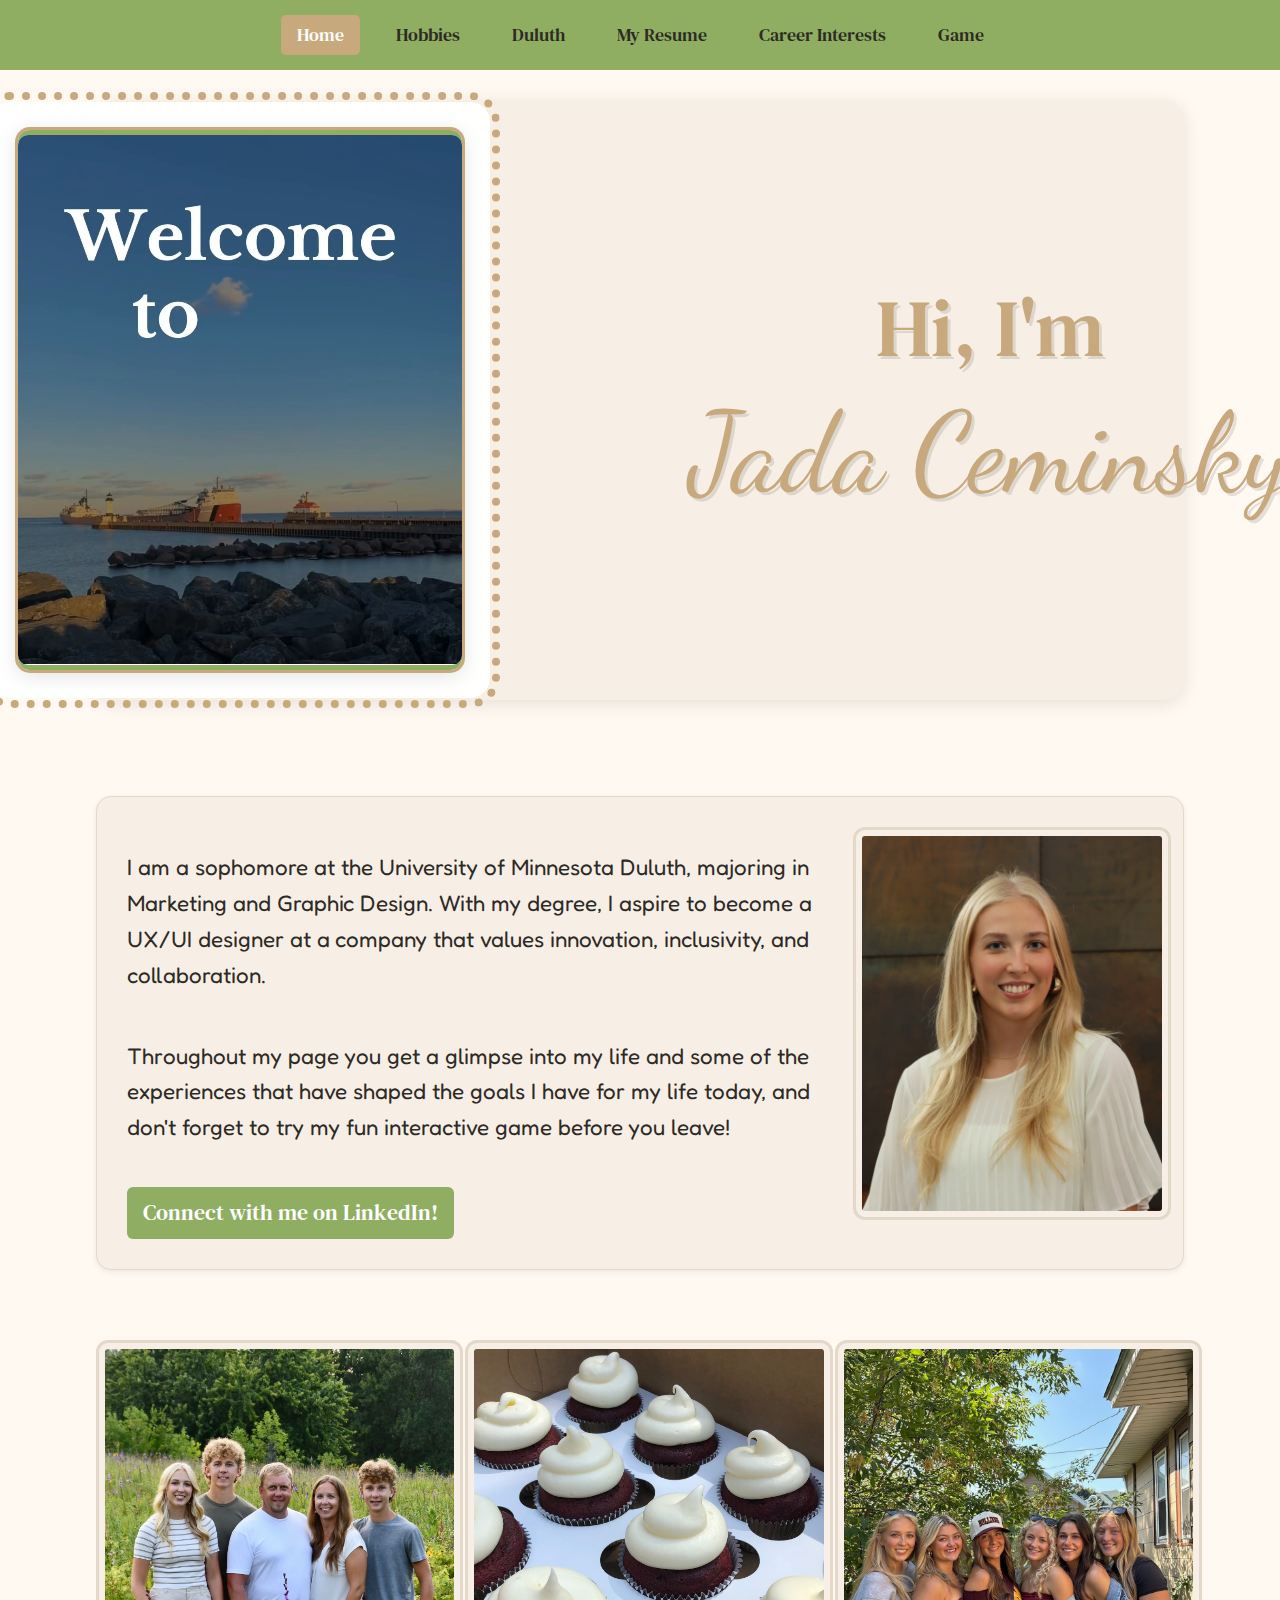
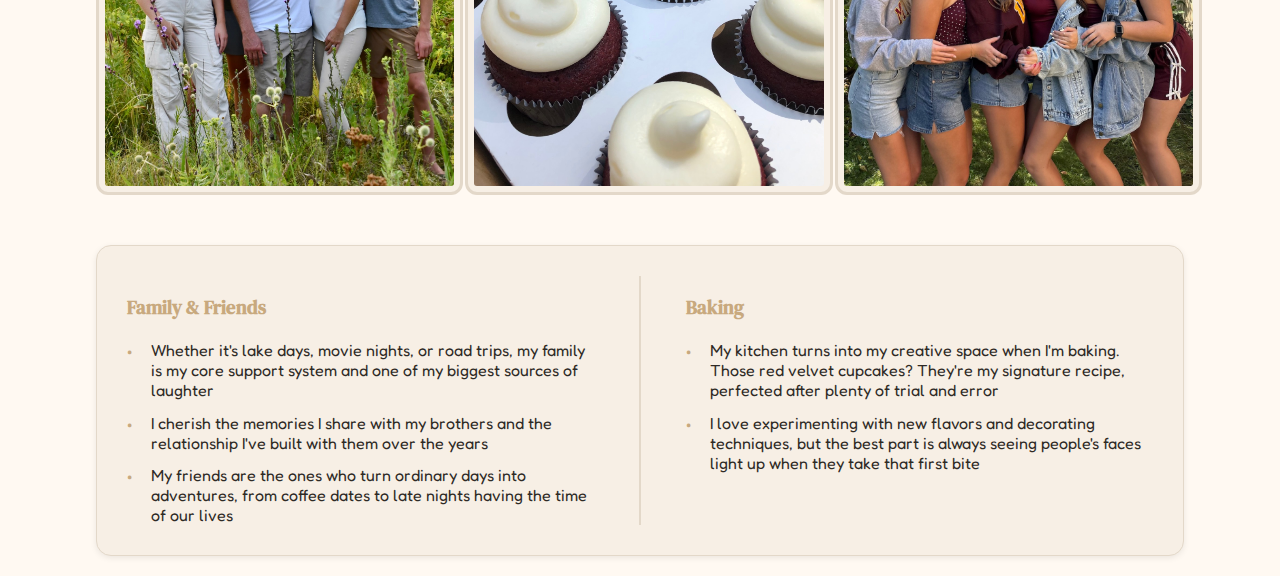
<file: index.html>
<!DOCTYPE html>
<html lang="en">
<head>
    <meta charset="UTF-8">
    <meta name="viewport" content="width=device-width, initial-scale=1.0">
    <title>Home Page</title>
    <link href="https://fonts.googleapis.com/css2?family=DM+Serif+Text&display=swap" rel="stylesheet">
    <link href="https://fonts.googleapis.com/css2?family=Fredoka:wght@300..700&display=swap" rel="stylesheet">
    <link href="https://fonts.googleapis.com/css2?family=Dancing+Script:wght@500&display=swap" rel="stylesheet">
    <link rel="stylesheet" href="CSS/styles.css">
    <style>
        body {
            margin: 0;
            padding: 0;
            min-height: 100vh;
            background-color: var(--color-bg);
            font-family: 'Fredoka', sans-serif;
        }
        
        /* Reset any existing rotate animation */
        .welcome-video-container::after {
            animation: none !important;
        }



        .nav-bar {
            width: 100%;
            padding: 15px 0;
            position: fixed;
            top: 0;
            left: 0;
            z-index: 1000;
            display: flex;
            justify-content: center;
        }

        .nav-container {
            display: flex;
            gap: 20px;
            max-width: 1200px;
            width: 100%;
            justify-content: center;
        }

        .nav-tab {
            text-decoration: none;
            padding: 8px 16px;
            border-radius: 5px;
            font-size: 1.1em;
            transition: background-color 0.3s, transform 0.2s;
            font-family: 'DM Serif Text', serif;
        }

        .nav-tab:hover {
            transform: translateY(-2px);
        }

        .main-content {
            margin-top: 80px;
            margin-left: 1in;
            margin-right: 1in;
        }

        .hero-banner {
            width: 100%;
            margin-top: 100px;
            height: 600px;
            position: relative;
            display: flex;
            justify-content: center;
            align-items: center;
            background-color: var(--color-surface);
            overflow: visible;
            border-radius: 20px;
            box-shadow: 0 4px 20px rgba(0, 0, 0, 0.1);
            padding: 40px;
            box-sizing: border-box;
        }

        .hero-text {
            display: flex;
            flex-direction: column;
            margin: 0;
            line-height: 1.2;
            color: var(--color-accent);
            text-align: center;
            font-family: 'Dancing Script', cursive;
            position: relative;
            transform: translateX(50px);
            animation: slideIn 1s ease-out forwards;
        }

        @keyframes slideIn {
            from {
                opacity: 0;
                transform: translateX(50px);
            }
            to {
                opacity: 1;
                transform: translateX(0);
            }
        }



        .hero-intro {
            font-size: 5em;
            margin: 0;
            color: var(--color-accent);
            text-shadow: 3px 3px 0px rgba(0, 0, 0, 0.1);
            font-family: 'DM Serif Text', serif;
        }

        .hero-fullname {
            font-size: 7em;
            margin: 10px 0 0 0;
            color: var(--color-accent);
            text-shadow: 3px 3px 0px rgba(0, 0, 0, 0.1);
            white-space: nowrap;
        }

        .welcome-video-container {
            width: 450px;
            height: 450px;
            flex-shrink: 0;
            position: relative;
            padding: 25px;
            background-color: rgba(255, 255, 255, 0.95);
            border-radius: 20px;
            transform: translateX(-50px);
            animation: slideInLeft 1s ease-out forwards;
        }

        @keyframes slideInLeft {
            from {
                opacity: 0;
                transform: translateX(-50px);
            }
            to {
                opacity: 1;
                transform: translateX(0);
            }
        }

        .welcome-video-container::after {
            content: '';
            position: absolute;
            top: -10px;
            left: -10px;
            right: -10px;
            bottom: -10px;
            border: 8px dotted var(--color-accent);
            border-radius: 30px;
            z-index: -1;
            animation: rotate 60s linear infinite;
        }

        @keyframes rotate {
            from {
                transform: rotate(0deg);
            }
            to {
                transform: rotate(360deg);
            }
        }

        .welcome-video-inner {
            border-radius: 15px;
            overflow: hidden;
            border: 3px solid var(--color-accent);
            box-shadow: 0 4px 20px rgba(0, 0, 0, 0.1);
            background-color: white;
            height: 100%;
        }

        .welcome-video {
            display: block;
            width: 100%;
            height: 100%;
            object-fit: cover;
        }

        .hero-banner-content {
            display: flex;
            align-items: center;
            justify-content: center;
            gap: 100px;
            max-width: 1600px;
            margin: 0 auto;
            padding: 60px;
            position: relative;
            z-index: 1;
        }

        @media (max-width: 1200px) {
            .hero-banner-content {
                gap: 40px;
                padding: 20px;
            }
        }

        @media (max-width: 900px) {
            .hero-banner-content {
                flex-direction: column;
                gap: 30px;
            }
            .welcome-video-container {
                width: 100%;
                max-width: 400px;
            }
        }

        .welcome-video-container {
            width: 450px;
            height: auto;
            flex-shrink: 0;
            position: relative;
            padding: 25px;
            background-color: rgba(255, 255, 255, 0.95);
            border-radius: 20px;
            transform: translateX(-50px);
            animation: slideInLeft 1s ease-out forwards;
        }

        @keyframes slideInLeft {
            from {
                opacity: 0;
                transform: translateX(-50px);
            }
            to {
                opacity: 1;
                transform: translateX(0);
            }
        }

        .welcome-video-container::after {
            content: '';
            position: absolute;
            top: -10px;
            left: -10px;
            right: -10px;
            bottom: -10px;
            border: 8px dotted var(--color-accent);
            border-radius: 30px;
            z-index: -1;
            animation: rotate 60s linear infinite;
        }

        @keyframes rotate {
            from {
                transform: rotate(0deg);
            }
            to {
                transform: rotate(360deg);
            }
        }

        .welcome-video-inner {
            border-radius: 15px;
            overflow: hidden;
            border: 3px solid var(--color-accent);
            box-shadow: 0 4px 20px rgba(0, 0, 0, 0.1);
            background-color: white;
            min-height: 300px;
            display: flex;
            align-items: center;
            justify-content: center;
        }

        .welcome-video-inner p {
            padding: 20px;
            text-align: center;
            color: var(--color-text);
        }

        .welcome-video {
            display: block;
            width: 100%;
            height: 100%;
            object-fit: contain;
            border: 5px solid var(--color-primary);
            border-radius: 15px;
            margin: 0;
            box-shadow: 0 4px 8px rgba(0, 0, 0, 0.1);
        }

        @media (max-width: 1200px) {
            .hero-name { font-size: 5em; }
            .hero-lastname { font-size: 4em; }
            .welcome-text { font-size: 3.5em; }
        }

        @media (max-width: 768px) {
            .hero-banner-content {
                flex-direction: column;
                gap: 20px;
            }
            .hero-name { font-size: 4em; }
            .hero-lastname { font-size: 3em; }
            .welcome-text { font-size: 2.5em; }
        }

        .intro-section {
            display: flex;
            flex-direction: column;
            gap: 30px;
            align-items: flex-start;
            margin-bottom: 40px;
            margin-top: 1in;
            padding: 30px;
            border-radius: 15px;
            background-color: var(--color-surface);
            border: 1px solid var(--color-border);
            box-shadow: 0 2px 6px rgba(0, 0, 0, 0.08);
        }

        .intro-content {
            display: flex;
            gap: 30px;
            align-items: flex-start;
            width: 100%;
        }

        .intro-text {
            flex: 1;
            font-size: 1.4em;
            line-height: 1.6;
            display: flex;
            flex-direction: column;
        }

        .intro-button-container {
            align-self: flex-start;
            margin-top: 20px;
        }

        @media (max-width: 800px) {
            .intro-content { flex-direction: column; }
            .intro-image { width: 100%; max-width: 300px; }
        }

        .intro-image {
            width: 300px;
            flex-shrink: 0;
        }

        .intro-image img {
            width: 100%;
            height: auto;
            background-color: var(--color-surface);
            border: 3px solid var(--color-border);
            border-radius: 12px;
            padding: 6px;
        }
        .linkedin-button {
            display: inline-block;
            padding: 8px 16px;
            background-color: var(--color-primary);
            color: #ffffff;
            text-decoration: none;
            border-radius: 6px;
            font-family: 'DM Serif Text', serif;
            font-size: 1em;
            transition: background-color 0.3s, transform 0.2s;
        }

        .linkedin-button:hover {
            background-color: var(--color-primary-dark);
            transform: translateY(-2px);
        }

        .photo-row {
            display: grid;
            grid-template-columns: repeat(3, 1fr);
            gap: 20px;
            padding: 30px 0;
        }

        .photo-row img {
            display: block;
            width: 100%;
            height: auto;
            background-color: var(--color-surface);
            border: 3px solid var(--color-border);
            border-radius: 12px;
            padding: 6px;
        }

        @media (max-width: 900px) {
            .photo-row { grid-template-columns: 1fr 1fr; }
        }
        @media (max-width: 600px) {
            .photo-row { grid-template-columns: 1fr; }
        }

        .content-section {
            padding: 30px;
            margin: 20px 0;
            background-color: var(--color-surface);
            border: 1px solid var(--color-border);
            border-radius: 15px;
            box-shadow: 0 2px 6px rgba(0, 0, 0, 0.08);
        }

        .content-flex {
            display: flex;
            gap: 30px;
        }

        .content-column {
            flex: 1;
        }

        .content-section p {
            font-size: 1.2em;
            line-height: 1.6;
            margin: 0;
            color: var(--color-text);
        }

        .content-divider {
            width: 2px;
            background-color: var(--color-border);
            margin: 0 15px;
            align-self: stretch;
        }

        .bullet-list {
            list-style: none;
            padding: 0;
            margin: 0;
        }

        .bullet-list li {
            position: relative;
            padding-left: 1.5em;
            margin-bottom: 0.8em;
        }

        .bullet-list li:before {
            content: "•";
            position: absolute;
            left: 0;
            color: var(--color-accent);
            font-size: 1.4em;
            line-height: 1;
        }

        .bullet-list li:last-child {
            margin-bottom: 0;
        }

        @media (max-width: 768px) {
            .content-flex {
                flex-direction: column;
            }
            .content-divider {
                width: 100%;
                height: 2px;
                margin: 15px 0;
            }
        }
    </style>
</head>
<body>
    <nav class="nav-bar">
        <div class="nav-container">
            <a href="index.html" class="nav-tab active">Home</a>
            <a href="hobbies.html" class="nav-tab">Hobbies</a>
            <a href="duluth.html" class="nav-tab">Duluth</a>
            <a href="resume.html" class="nav-tab">My Resume</a>
            <a href="career.html" class="nav-tab">Career Interests</a>
            <a href="game.html" class="nav-tab">Game</a>
        </div>
    </nav>
    <div class="main-content">
        <div class="hero-banner">
            <div class="hero-banner-content">
                <div class="welcome-video-container">
                    <div class="welcome-video-inner">
                        <video class="welcome-video" autoplay loop muted playsinline>
                            <source src="videos/welcome (1).mp4" type="video/mp4">
                            Your browser does not support the video tag.
                        </video>
                    </div>
                </div>
                <div class="hero-text">
                    <div class="hero-intro">Hi, I'm</div>
                    <div class="hero-fullname">Jada Ceminsky</div>
                </div>
            </div>
        </div>
        <div class="intro-section">
            <div class="intro-content">
                <div class="intro-text">
                    <p>I am a sophomore at the University of Minnesota Duluth, majoring in Marketing and Graphic Design. With my degree, I aspire to become a UX/UI designer at a company that values innovation, inclusivity, and collaboration.</p>
                    
                    <p>Throughout my page you get a glimpse into my life and some of the experiences that have shaped the goals I have for my life today, and don't forget to try my fun interactive game before you leave!</p>
                    
                    <div class="intro-button-container">
                        <a href="https://www.linkedin.com/in/jada-ceminsky" target="_blank" rel="noopener" class="linkedin-button">Connect with me on LinkedIn!</a>
                    </div>
                </div>
                <div class="intro-image">
                    <img src="images/headshot1.JPG" alt="Jada Ceminsky">
                </div>
            </div>
        </div>
        <div class="photo-row">
            <img src="images/FamilyPhoto.jpg" alt="FamilyPhoto">
            <img src="images/RedVelvetCupcakes.jpg" alt="RedVelvetCupcakes">
            <img src="images/FriendPhoto.jpg" alt="FriendPhoto">
        </div>
        <div class="content-section">
            <div class="content-flex">
                <div class="content-column">
                    <h3 style="color: var(--color-accent); font-family: 'DM Serif Text', serif; margin-bottom: 20px;">Family & Friends</h3>
                    <ul class="bullet-list">
                        <li>Whether it's lake days, movie nights, or road trips, my family is my core support system and one of my biggest sources of laughter</li>
                        <li>I cherish the memories I share with my brothers and the relationship I've built with them over the years</li>
                        <li>My friends are the ones who turn ordinary days into adventures, from coffee dates to late nights having the time of our lives</li>
                    </ul>
                </div>
                <div class="content-divider"></div>
                <div class="content-column">
                    <h3 style="color: var(--color-accent); font-family: 'DM Serif Text', serif; margin-bottom: 20px;">Baking</h3>
                    <ul class="bullet-list">
                        <li>My kitchen turns into my creative space when I'm baking. Those red velvet cupcakes? They're my signature recipe, perfected after plenty of trial and error</li>
                        <li>I love experimenting with new flavors and decorating techniques, but the best part is always seeing people's faces light up when they take that first bite</li>
                    </ul>
                </div>
            </div>
        </div>
    </div>
</body>
</html>
</file>
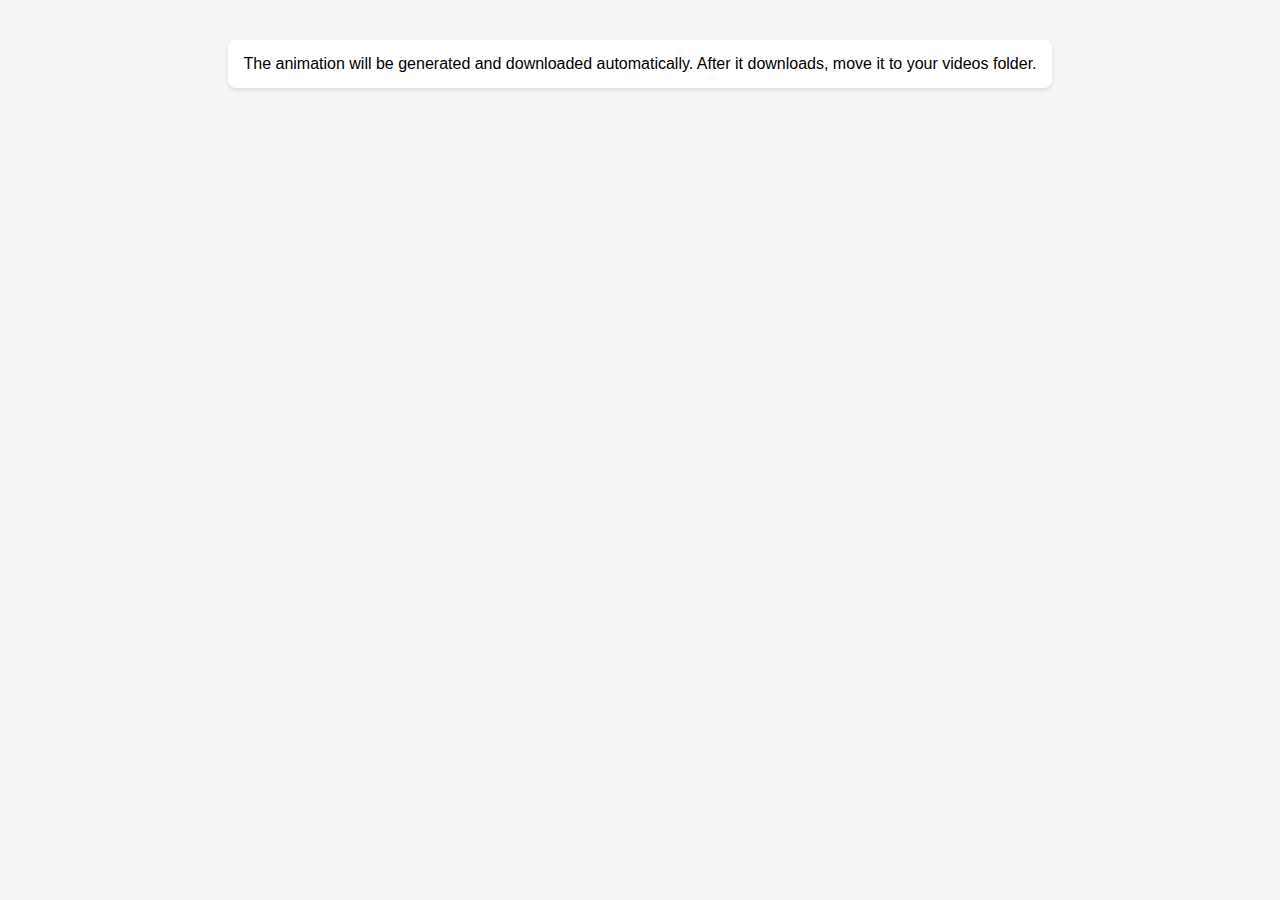
<file: generate-text-animation.html>
<!DOCTYPE html>
<html lang="en">
<head>
    <meta charset="UTF-8">
    <meta name="viewport" content="width=device-width, initial-scale=1.0">
    <title>Welcome Text Animation Generator</title>
    <link href="https://fonts.googleapis.com/css2?family=Fascinate&display=swap" rel="stylesheet">
    <style>
        body {
            margin: 0;
            padding: 20px;
            display: flex;
            flex-direction: column;
            align-items: center;
            background: #f5f5f5;
            font-family: Arial, sans-serif;
        }
        canvas {
            border: 1px solid #ccc;
            border-radius: 8px;
            margin: 20px 0;
            max-width: 100%;
        }
        .info {
            margin: 20px;
            padding: 15px;
            background: white;
            border-radius: 8px;
            box-shadow: 0 2px 4px rgba(0,0,0,0.1);
        }
    </style>
</head>
<body>
    <div class="info">
        The animation will be generated and downloaded automatically.
        After it downloads, move it to your videos folder.
    </div>
    <script src="../js/welcome-text-animation.js"></script>
</body>
</html>
</file>
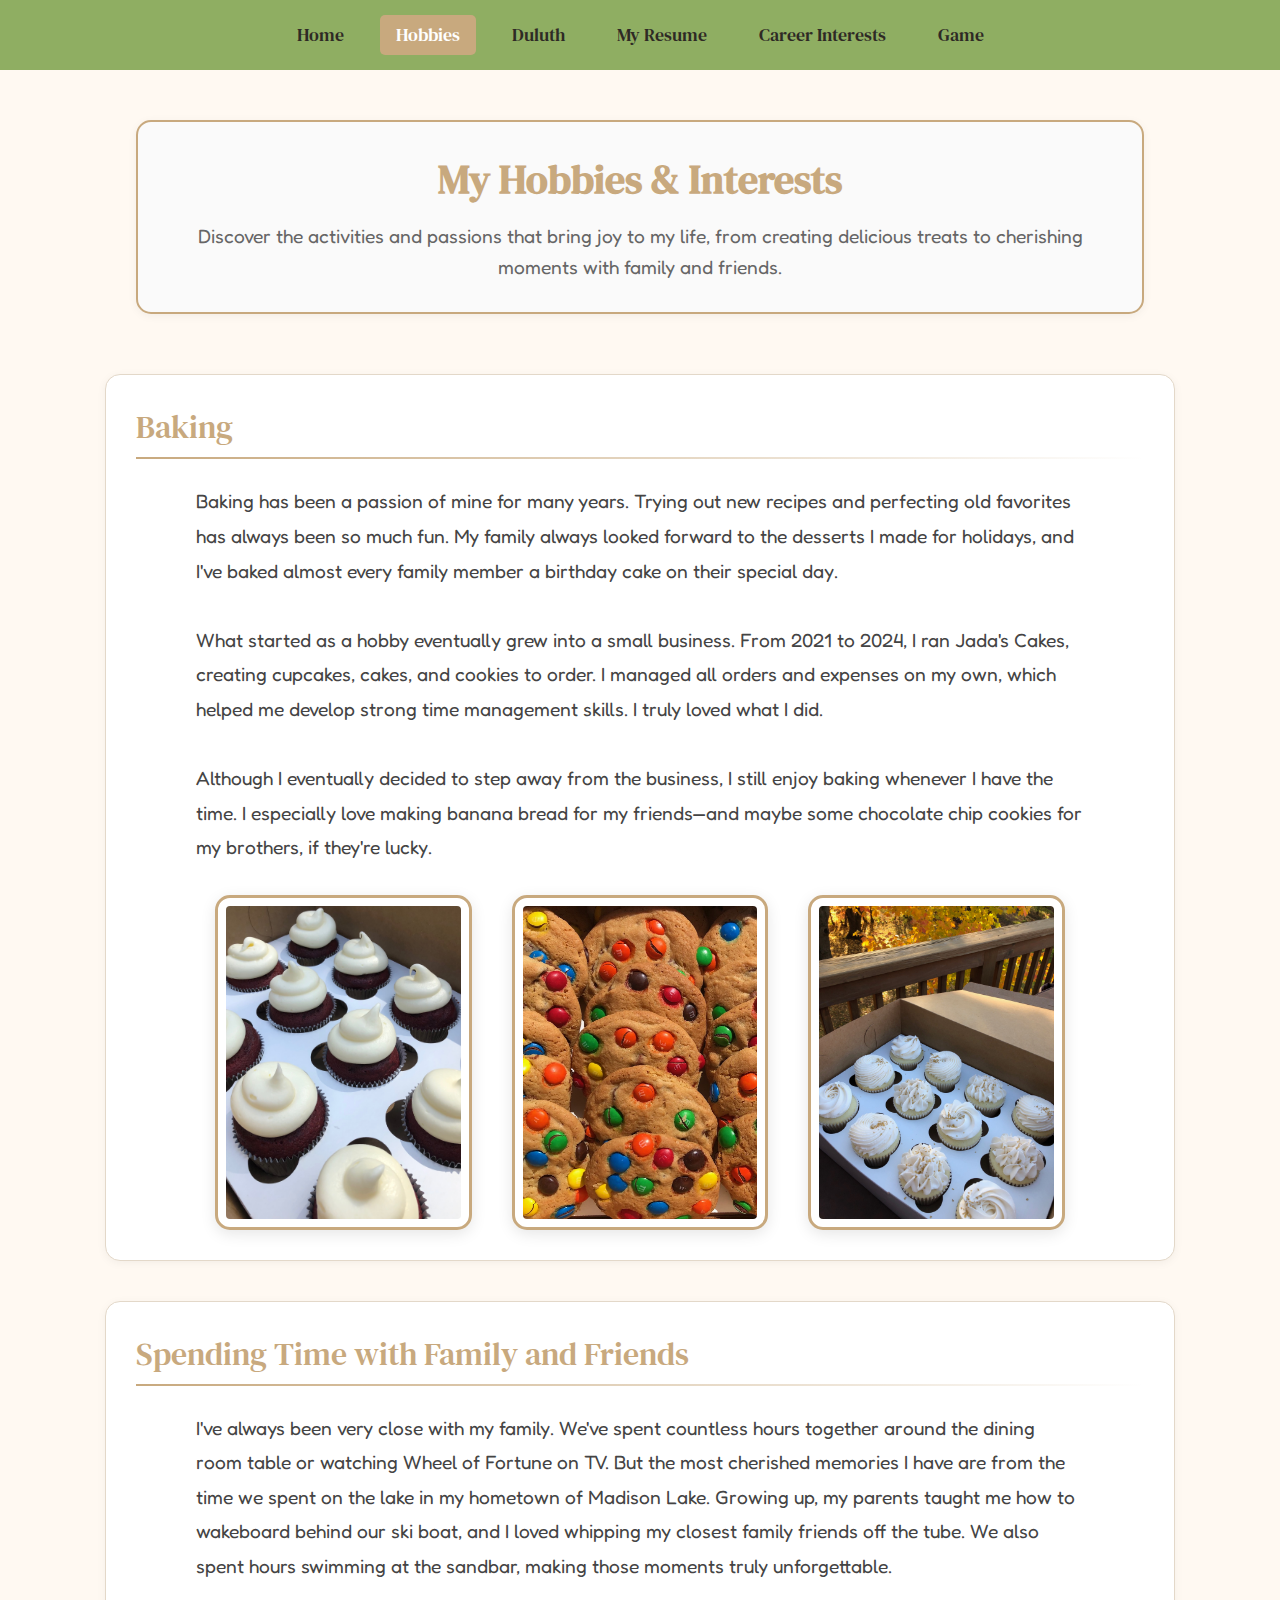
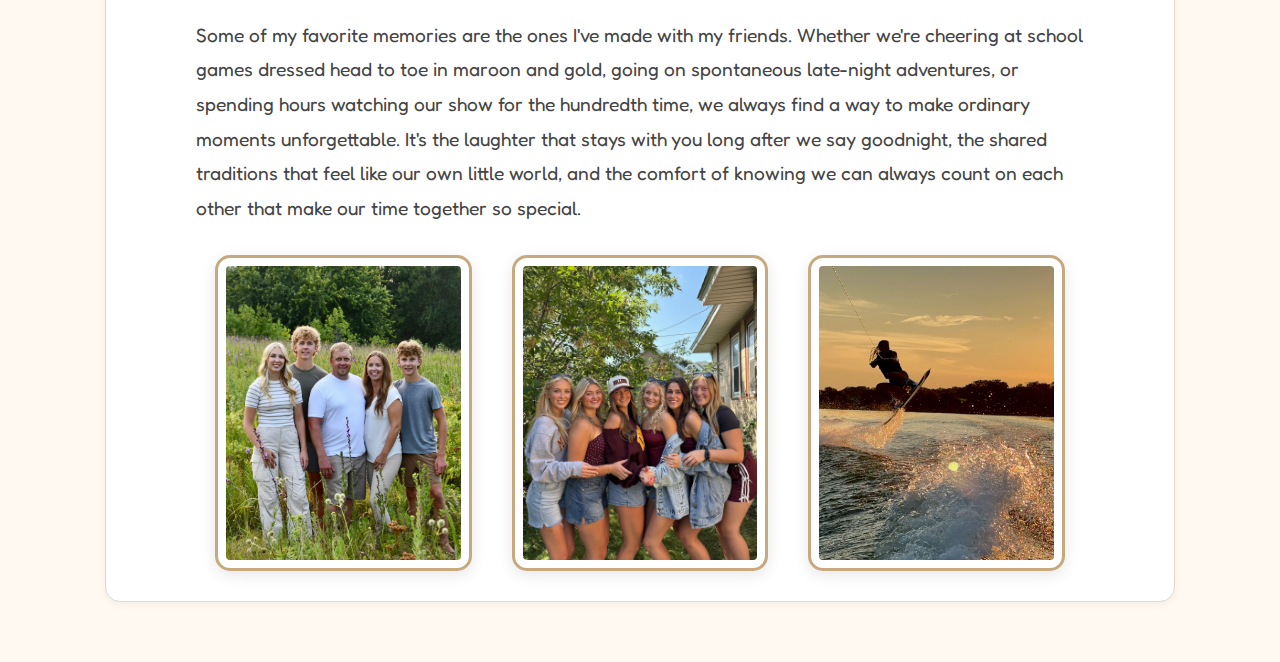
<file: hobbies.html>
<!DOCTYPE html>
<html lang="en">
<head>
    <meta charset="UTF-8">
    <meta name="viewport" content="width=device-width, initial-scale=1.0">
    <title>Hobbies</title>
    <link href="https://fonts.googleapis.com/css2?family=DM+Serif+Text&display=swap" rel="stylesheet">
    <link href="https://fonts.googleapis.com/css2?family=Fredoka:wght@300..700&display=swap" rel="stylesheet">
    <link rel="stylesheet" href="CSS/styles.css">
    <style>
        body {
            margin: 0;
            padding: 0;
            min-height: 100vh;
            background-color: var(--color-bg);
            font-family: 'Fredoka', sans-serif;
        }

        .nav-bar {
            width: 100%;
            padding: 15px 0;
            position: fixed;
            top: 0;
            left: 0;
            z-index: 1000;
            display: flex;
            justify-content: center;
        }

        .nav-container {
            display: flex;
            gap: 20px;
            max-width: 1200px;
            width: 100%;
            justify-content: center;
        }

        .nav-tab {
            text-decoration: none;
            padding: 8px 16px;
            border-radius: 5px;
            font-size: 1.1em;
            transition: background-color 0.3s, transform 0.2s;
            font-family: 'DM Serif Text', serif;
        }

        .nav-tab:hover {
            transform: translateY(-2px);
        }

        .main-content {
            margin-top: 80px;
            padding: 40px;
            display: flex;
            flex-direction: column;
            align-items: center;
            margin-left: 1in;
            margin-right: 1in;
        }

        .image-container {
            height: 60vh;
            width: 100%;
            display: flex;
            justify-content: center;
            align-items: center;
            margin-bottom: 40px;
        }

        .image-container img {
            max-height: 100%;
            max-width: 100%;
            object-fit: contain;
        }

        .about-text {
            font-size: 1.4em;
            text-align: left;
            max-width: none;
            line-height: 1.5;
            margin-bottom: 40px;
        }

        .page-header {
            text-align: center;
            margin-bottom: 40px;
            padding: 30px;
            background-color: #fafafa;
            border-radius: 15px;
            border: 2px solid var(--color-accent);
            box-shadow: 0 2px 10px rgba(0, 0, 0, 0.05);
        }

        .page-header h1 {
            font-family: 'DM Serif Text', serif;
            font-size: 2.5em;
            color: var(--color-accent);
            margin: 0 0 15px 0;
        }

        .page-header p {
            font-size: 1.2em;
            color: #666;
            margin: 0;
            line-height: 1.6;
        }

        .section-title {
            font-size: 2em;
            text-align: left;
            margin: 0 0 25px 0;
            width: 100%;
            color: var(--color-accent);
            font-family: 'DM Serif Text', serif;
            position: relative;
            padding-bottom: 10px;
        }

        .section-title::after {
            content: '';
            position: absolute;
            bottom: 0;
            left: 0;
            width: 100%;
            height: 2px;
            background: linear-gradient(90deg, var(--color-accent), transparent);
        }

        .baking-section {
            padding: 30px;
            border-radius: 15px;
            margin: 20px 0;
            width: 100%;
            max-width: none;
            background-color: white;
            border: 1px solid var(--color-border);
            box-shadow: 0 2px 10px rgba(0, 0, 0, 0.05);
            transition: transform 0.2s ease;
        }

        .baking-section:hover {
            transform: translateY(-5px);
        }

        .section-content {
            font-size: 1.2em;
            text-align: left;
            line-height: 1.8;
            white-space: pre-line;
            margin-bottom: 20px;
        }

        .section-flex {
            display: flex;
            gap: 20px;
            align-items: flex-start;
        }

        .section-text {
            flex: 1;
        }

        .section-images {
            width: 30%;
            min-width: 250px;
            display: flex;
            flex-direction: column;
            gap: 20px;
        }

        .section-images img {
            display: block;
            width: 100%;
            height: auto;
            background-color: white;
            border: 3px solid var(--color-accent);
            border-radius: 15px;
            padding: 8px;
            transition: all 0.3s ease;
            box-shadow: 0 4px 15px rgba(0, 0, 0, 0.1);
        }

        .section-images img:hover {
            transform: scale(1.02);
            box-shadow: 0 6px 20px rgba(0, 0, 0, 0.15);
        }

        .section-content {
            font-size: 1.2em;
            line-height: 1.8;
            color: #444;
            margin: 20px 0 30px;
            padding: 0 60px;
        }

        .baking-images {
            display: flex;
            gap: 40px;
            justify-content: center;
            margin-top: 30px;
            padding: 0 60px;
        }

        .baking-images img {
            width: calc(28% - 14px);
            height: auto;
            border: 3px solid var(--color-accent);
            border-radius: 15px;
            padding: 8px;
            background-color: white;
            box-shadow: 0 4px 15px rgba(0, 0, 0, 0.1);
            transition: transform 0.3s ease, box-shadow 0.3s ease;
        }

        .baking-images img:hover {
            transform: scale(1.02);
            box-shadow: 0 6px 20px rgba(0, 0, 0, 0.15);
        }

        @media (max-width: 768px) {
            .baking-images {
                flex-direction: column;
                align-items: center;
                padding: 0 20px;
            }
            .baking-images img {
                width: 100%;
                max-width: 400px;
            }
            .section-content {
                margin: 20px 0 30px;
                padding: 0 20px;
            }
            .section-title {
                margin: 0 0 25px 20px;
                width: calc(100% - 40px);
            }
        }

        .section-text {
            flex: 1;
            padding-right: 30px;
        }

        .highlight-text {
            color: var(--color-accent);
            font-weight: 600;
        }

        @media (max-width: 800px) {
            .section-flex { 
                flex-direction: column;
                gap: 30px;
            }
            .section-images { 
                width: 100%;
                max-width: 400px;
                margin: 0 auto;
            }
            .section-text {
                padding-right: 0;
            }
        }
    </style>
</head>
<body>
    <nav class="nav-bar">
        <div class="nav-container">
            <a href="index.html" class="nav-tab">Home</a>
            <a href="hobbies.html" class="nav-tab active">Hobbies</a>
            <a href="duluth.html" class="nav-tab">Duluth</a>
            <a href="resume.html" class="nav-tab">My Resume</a>
            <a href="career.html" class="nav-tab">Career Interests</a>
            <a href="game.html" class="nav-tab">Game</a>
        </div>
    </nav>
    <div class="main-content">
        <div class="page-header">
            <h1>My Hobbies & Interests</h1>
            <p>Discover the activities and passions that bring joy to my life, from creating delicious treats to cherishing moments with family and friends.</p>
        </div>

        <div class="baking-section">
            <div class="section-title">Baking</div>
            <div class="section-content">Baking has been a passion of mine for many years. Trying out new recipes and perfecting old favorites has always been so much fun. My family always looked forward to the desserts I made for holidays, and I've baked almost every family member a birthday cake on their special day.

What started as a hobby eventually grew into a small business. From 2021 to 2024, I ran Jada's Cakes, creating cupcakes, cakes, and cookies to order. I managed all orders and expenses on my own, which helped me develop strong time management skills. I truly loved what I did.

Although I eventually decided to step away from the business, I still enjoy baking whenever I have the time. I especially love making banana bread for my friends—and maybe some chocolate chip cookies for my brothers, if they're lucky.</div>
            <div class="baking-images">
                <img src="images/RedVelvetCupcakes.jpg" alt="Red Velvet Cupcakes">
                <img src="images/M&Mcookies.jpg" alt="M&M Cookies">
                <img src="images/cupcakes.jpg" alt="Cupcakes">
            </div>
        </div>
        <div class="baking-section">
            <div class="section-title">Spending Time with Family and Friends</div>
            <div class="section-content">I've always been very close with my family. We've spent countless hours together around the dining room table or watching Wheel of Fortune on TV. But the most cherished memories I have are from the time we spent on the lake in my hometown of Madison Lake. Growing up, my parents taught me how to wakeboard behind our ski boat, and I loved whipping my closest family friends off the tube. We also spent hours swimming at the sandbar, making those moments truly unforgettable.

Some of my favorite memories are the ones I've made with my friends. Whether we're cheering at school games dressed head to toe in maroon and gold, going on spontaneous late-night adventures, or spending hours watching our show for the hundredth time, we always find a way to make ordinary moments unforgettable. It's the laughter that stays with you long after we say goodnight, the shared traditions that feel like our own little world, and the comfort of knowing we can always count on each other that make our time together so special.</div>
            <div class="baking-images">
                <img src="images/FamilyPhoto.jpg" alt="FamilyPhoto">
                <img src="images/FriendPhoto.jpg" alt="FriendPhoto">
                <img src="images/wakeboarding.jpg" alt="Wakeboarding">
            </div>
        </div>
</body>
</html>
</file>
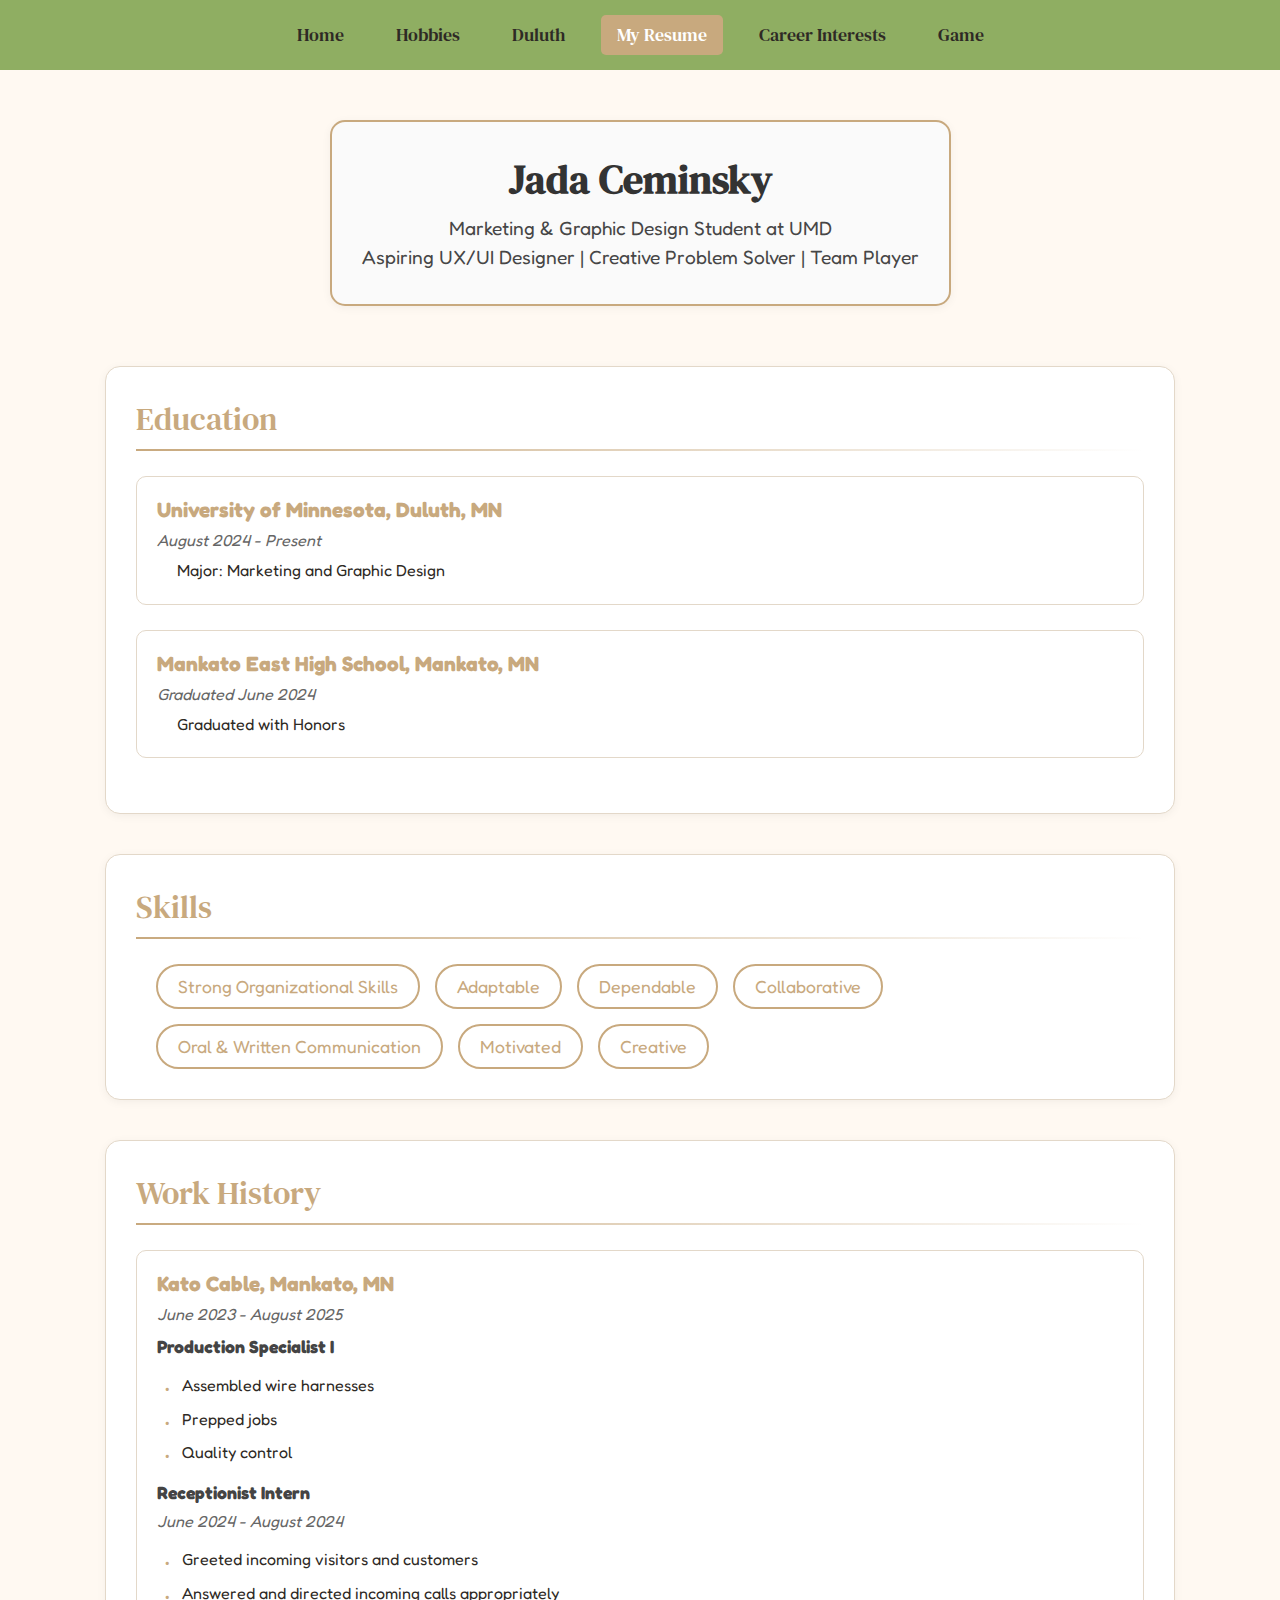
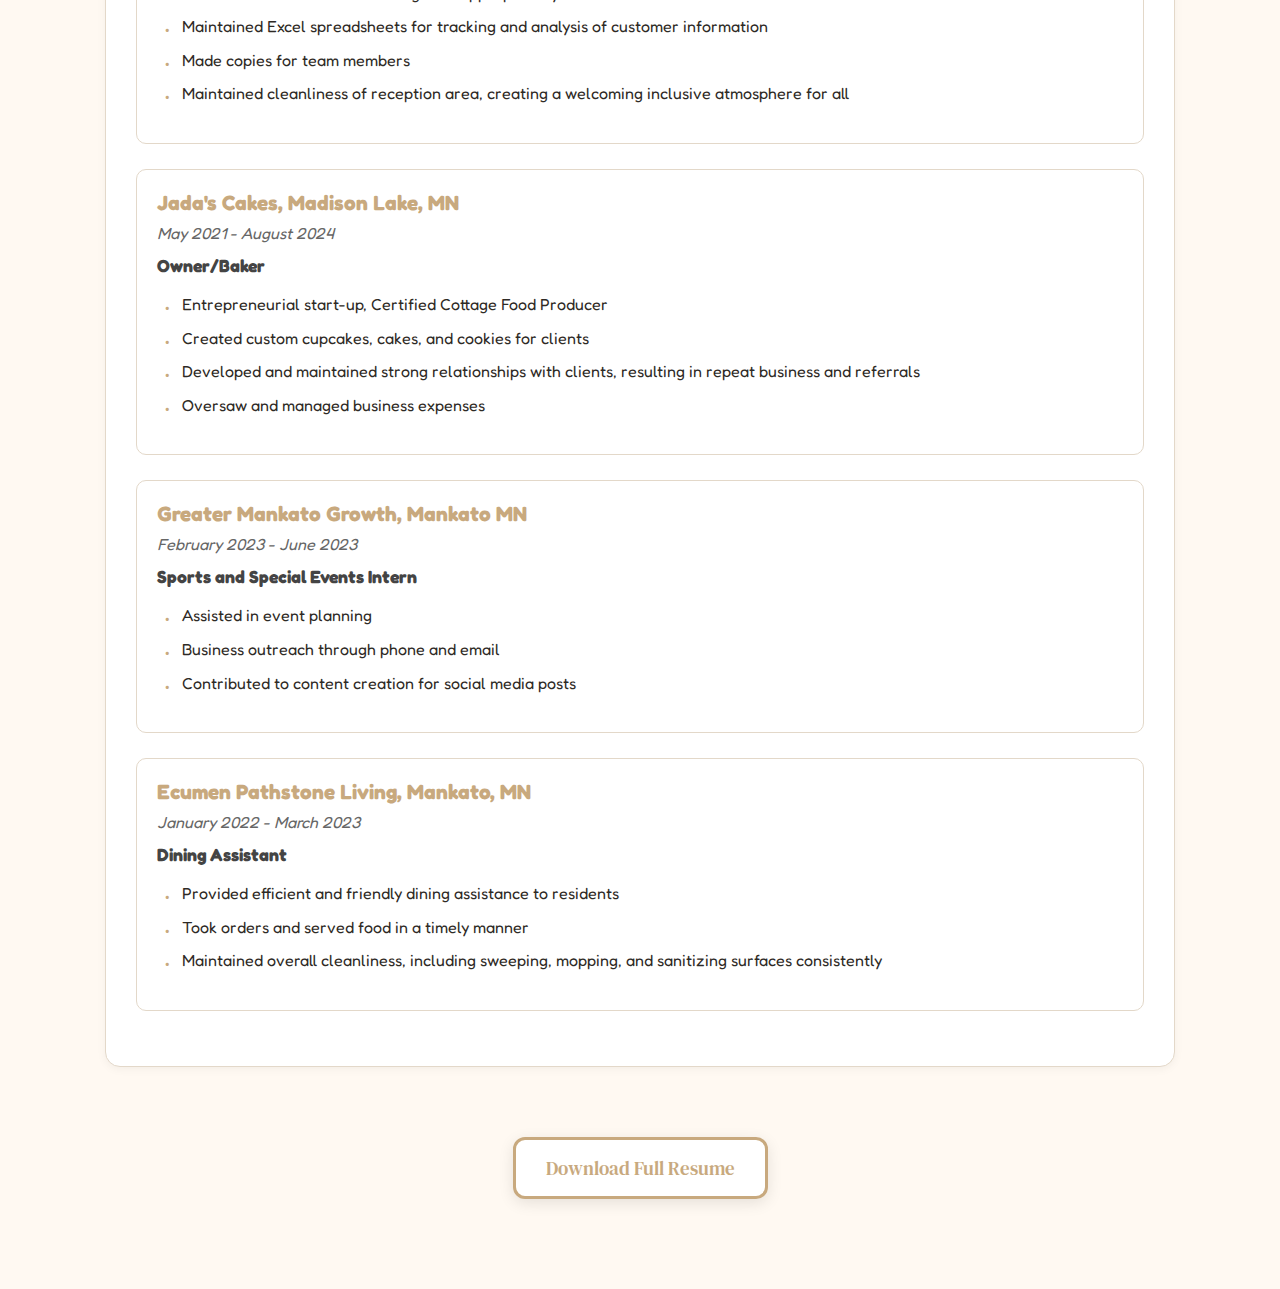
<file: resume.html>
<!DOCTYPE html>
<html lang="en">
<head>
    <meta charset="UTF-8">
    <meta name="viewport" content="width=device-width, initial-scale=1.0">
    <title>My Resume</title>
    <link href="https://fonts.googleapis.com/css2?family=DM+Serif+Text&display=swap" rel="stylesheet">
    <link href="https://fonts.googleapis.com/css2?family=Fredoka:wght@300..700&display=swap" rel="stylesheet">
    <link rel="stylesheet" href="CSS/styles.css">
    <style>
        body {
            margin: 0;
            padding: 0;
            min-height: 100vh;
            background-color: var(--color-bg);
            font-family: 'Fredoka', sans-serif;
        }

        .nav-bar {
            width: 100%;
            padding: 15px 0;
            position: fixed;
            top: 0;
            left: 0;
            z-index: 1000;
            display: flex;
            justify-content: center;
        }

        .nav-container {
            display: flex;
            gap: 20px;
            max-width: 1200px;
            width: 100%;
            justify-content: center;
        }

        .nav-tab {
            text-decoration: none;
            padding: 8px 16px;
            border-radius: 5px;
            font-size: 1.1em;
            transition: background-color 0.3s, transform 0.2s;
            font-family: 'DM Serif Text', serif;
        }

        .nav-tab:hover {
            transform: translateY(-2px);
        }

        .main-content {
            margin-top: 80px;
            padding: 40px;
            display: flex;
            flex-direction: column;
            align-items: center;
            margin-left: 1in;
            margin-right: 1in;
        }

        .resume-header {
            text-align: center;
            margin-bottom: 40px;
            padding: 30px;
            background-color: #fafafa;
            border-radius: 15px;
            color: #333333;
            border: 2px solid var(--color-accent);
            box-shadow: 0 2px 10px rgba(0, 0, 0, 0.05);
        }

        .resume-header h1 {
            font-family: 'DM Serif Text', serif;
            font-size: 2.5em;
            margin: 0 0 10px 0;
        }

        .resume-header p {
            font-size: 1.2em;
            margin: 5px 0;
            opacity: 0.9;
        }

        .resume-section {
            padding: 30px;
            border-radius: 15px;
            margin: 20px 0;
            width: 100%;
            max-width: none;
            background-color: white;
            box-shadow: 0 2px 10px rgba(0, 0, 0, 0.05);
            border: 1px solid var(--color-border);
        }

        .section-title {
            font-size: 2em;
            text-align: left;
            margin-bottom: 25px;
            width: 100%;
            color: var(--color-accent);
            font-family: 'DM Serif Text', serif;
            position: relative;
            padding-bottom: 10px;
        }

        .section-title::after {
            content: '';
            position: absolute;
            bottom: 0;
            left: 0;
            width: 100%;
            height: 2px;
            background: linear-gradient(90deg, var(--color-accent), transparent);
        }

        .education-item, .work-item {
            margin-bottom: 25px;
            padding: 20px;
            border-radius: 10px;
            border: 1px solid var(--color-border);
            transition: transform 0.2s;
        }

        .education-item:hover, .work-item:hover {
            transform: translateY(-2px);
        }

        .institution {
            font-size: 1.3em;
            font-weight: bold;
            margin-bottom: 8px;
            color: var(--color-accent);
        }

        .date {
            font-style: italic;
            margin-bottom: 8px;
            color: #666;
        }

        .details {
            margin-left: 20px;
            line-height: 1.6;
        }

        .skills-list {
            display: flex;
            flex-wrap: wrap;
            gap: 15px;
            margin-left: 20px;
        }

        .skill-item {
            background-color: white;
            color: var(--color-accent);
            padding: 10px 20px;
            border-radius: 25px;
            font-size: 1.1em;
            border: 2px solid var(--color-accent);
            transition: all 0.3s ease;
        }

        .skill-item:hover {
            background-color: var(--color-accent);
            color: white;
            transform: translateY(-2px);
        }

        .job-title {
            font-weight: bold;
            margin: 12px 0 8px 0;
            color: #444;
            font-size: 1.1em;
        }

        .responsibilities {
            list-style-type: none;
            margin-left: 0;
            padding-left: 0;
            line-height: 1.6;
        }

        .responsibilities li {
            position: relative;
            padding-left: 25px;
            margin-bottom: 8px;
        }

        .responsibilities li::before {
            content: '•';
            color: var(--color-accent);
            position: absolute;
            left: 8px;
            font-size: 1.2em;
        }

        .download-resume {
            display: inline-block;
            padding: 15px 30px;
            border: 3px solid var(--color-accent);
            border-radius: 12px;
            background-color: white;
            color: var(--color-accent);
            text-decoration: none;
            font-family: 'DM Serif Text', serif;
            font-size: 1.2em;
            transition: all 0.3s ease;
            box-shadow: 0 4px 15px rgba(0, 0, 0, 0.1);
        }

        .download-resume:hover {
            background-color: var(--color-accent);
            color: white;
            transform: translateY(-2px);
        }

        @media (max-width: 768px) {
            .skills-list { gap: 10px; }
            .skill-item { 
                padding: 8px 15px;
                font-size: 1em;
            }
            .institution { font-size: 1.2em; }
        }
    </style>
</head>
<body>
    <nav class="nav-bar">
        <div class="nav-container">
            <a href="index.html" class="nav-tab">Home</a>
            <a href="hobbies.html" class="nav-tab">Hobbies</a>
            <a href="duluth.html" class="nav-tab">Duluth</a>
            <a href="resume.html" class="nav-tab active">My Resume</a>
            <a href="career.html" class="nav-tab">Career Interests</a>
            <a href="game.html" class="nav-tab">Game</a>
        </div>
    </nav>
    <div class="main-content">
        <div class="resume-header">
            <h1>Jada Ceminsky</h1>
            <p>Marketing & Graphic Design Student at UMD</p>
            <p>Aspiring UX/UI Designer | Creative Problem Solver | Team Player</p>
        </div>
        <div class="resume-section">
            <div class="section-title">Education</div>
            <div class="education-item">
                <div class="institution">University of Minnesota, Duluth, MN</div>
                <div class="date">August 2024 - Present</div>
                <div class="details">Major: Marketing and Graphic Design</div>
            </div>
            <div class="education-item">
                <div class="institution">Mankato East High School, Mankato, MN</div>
                <div class="date">Graduated June 2024</div>
                <div class="details">Graduated with Honors</div>
            </div>
        </div>

        <div class="resume-section">
            <div class="section-title">Skills</div>
            <div class="skills-list">
                <div class="skill-item">Strong Organizational Skills</div>
                <div class="skill-item">Adaptable</div>
                <div class="skill-item">Dependable</div>
                <div class="skill-item">Collaborative</div>
                <div class="skill-item">Oral & Written Communication</div>
                <div class="skill-item">Motivated</div>
                <div class="skill-item">Creative</div>
            </div>
        </div>

        <div class="resume-section">
            <div class="section-title">Work History</div>
            <div class="work-item">
                <div class="institution">Kato Cable, Mankato, MN</div>
                <div class="date">June 2023 - August 2025</div>
                <div class="job-title">Production Specialist I</div>
                <ul class="responsibilities">
                    <li>Assembled wire harnesses</li>
                    <li>Prepped jobs</li>
                    <li>Quality control</li>
                </ul>
                <div class="job-title">Receptionist Intern</div>
                <div class="date">June 2024 - August 2024</div>
                <ul class="responsibilities">
                    <li>Greeted incoming visitors and customers</li>
                    <li>Answered and directed incoming calls appropriately</li>
                    <li>Maintained Excel spreadsheets for tracking and analysis of customer information</li>
                    <li>Made copies for team members</li>
                    <li>Maintained cleanliness of reception area, creating a welcoming inclusive atmosphere for all</li>
                </ul>
            </div>

            <div class="work-item">
                <div class="institution">Jada's Cakes, Madison Lake, MN</div>
                <div class="date">May 2021 - August 2024</div>
                <div class="job-title">Owner/Baker</div>
                <ul class="responsibilities">
                    <li>Entrepreneurial start-up, Certified Cottage Food Producer</li>
                    <li>Created custom cupcakes, cakes, and cookies for clients</li>
                    <li>Developed and maintained strong relationships with clients, resulting in repeat business and referrals</li>
                    <li>Oversaw and managed business expenses</li>
                </ul>
            </div>

            <div class="work-item">
                <div class="institution">Greater Mankato Growth, Mankato MN</div>
                <div class="date">February 2023 - June 2023</div>
                <div class="job-title">Sports and Special Events Intern</div>
                <ul class="responsibilities">
                    <li>Assisted in event planning</li>
                    <li>Business outreach through phone and email</li>
                    <li>Contributed to content creation for social media posts</li>
                </ul>
            </div>

            <div class="work-item">
                <div class="institution">Ecumen Pathstone Living, Mankato, MN</div>
                <div class="date">January 2022 - March 2023</div>
                <div class="job-title">Dining Assistant</div>
                <ul class="responsibilities">
                    <li>Provided efficient and friendly dining assistance to residents</li>
                    <li>Took orders and served food in a timely manner</li>
                    <li>Maintained overall cleanliness, including sweeping, mopping, and sanitizing surfaces consistently</li>
                </ul>
            </div>
        </div>
        <div class="resume-section" style="text-align: center; background: transparent; border: none; box-shadow: none;">
            <a href="files/Resume%202025%20(4).pdf" target="_blank" rel="noopener" class="download-resume">
                Download Full Resume
            </a>
        </div>
    </div>
</body>
</html>
</file>
<file: CSS/styles.css>
/* Earthy Pine theme variables and base styles */
:root {
    --color-bg: #FFF9F2;           /* warm off-white background */
    --color-surface: #F7EFE5;      /* beige card/surface */
    --color-primary: #8FAE62;      /* soft olive green */
    --color-primary-dark: #6F8F4F; /* darker olive for hover */
    --color-accent: #C8A97E;       /* tan accent */
    --color-text: #2E2A25;         /* warm dark text */
    --color-text-muted: #6E6358;   /* muted warm text */
    --color-border: #E3D8C9;       /* light sand border */
}

html, body {
    background-color: var(--color-bg);
    color: var(--color-text);
}

/* Shared nav styles that pages can inherit */
.nav-bar {
    background-color: var(--color-primary);
}

.nav-tab {
    color: var(--color-text);
}

.nav-tab:hover {
    background-color: var(--color-primary-dark);
}

.nav-tab.active {
    background-color: var(--color-accent);
    color: #ffffff;
}

/* Shared containers */
.card, .content-section, .resume-section, .career-section, .baking-section {
    background-color: var(--color-surface);
    border: 1px solid var(--color-border);
    box-shadow: 0 2px 6px rgba(0, 0, 0, 0.08);
}

.section-title, .name, .hi {
    color: var(--color-text);
    border-color: var(--color-border);
}

.section-content, .about-text, .list-content, .details, .date {
    color: var(--color-text);
}

a { color: var(--color-accent); }

.btn-primary {
    background-color: var(--color-primary);
    color: #ffffff;
}

.btn-primary:hover {
    background-color: var(--color-primary-dark);
}
</file>
